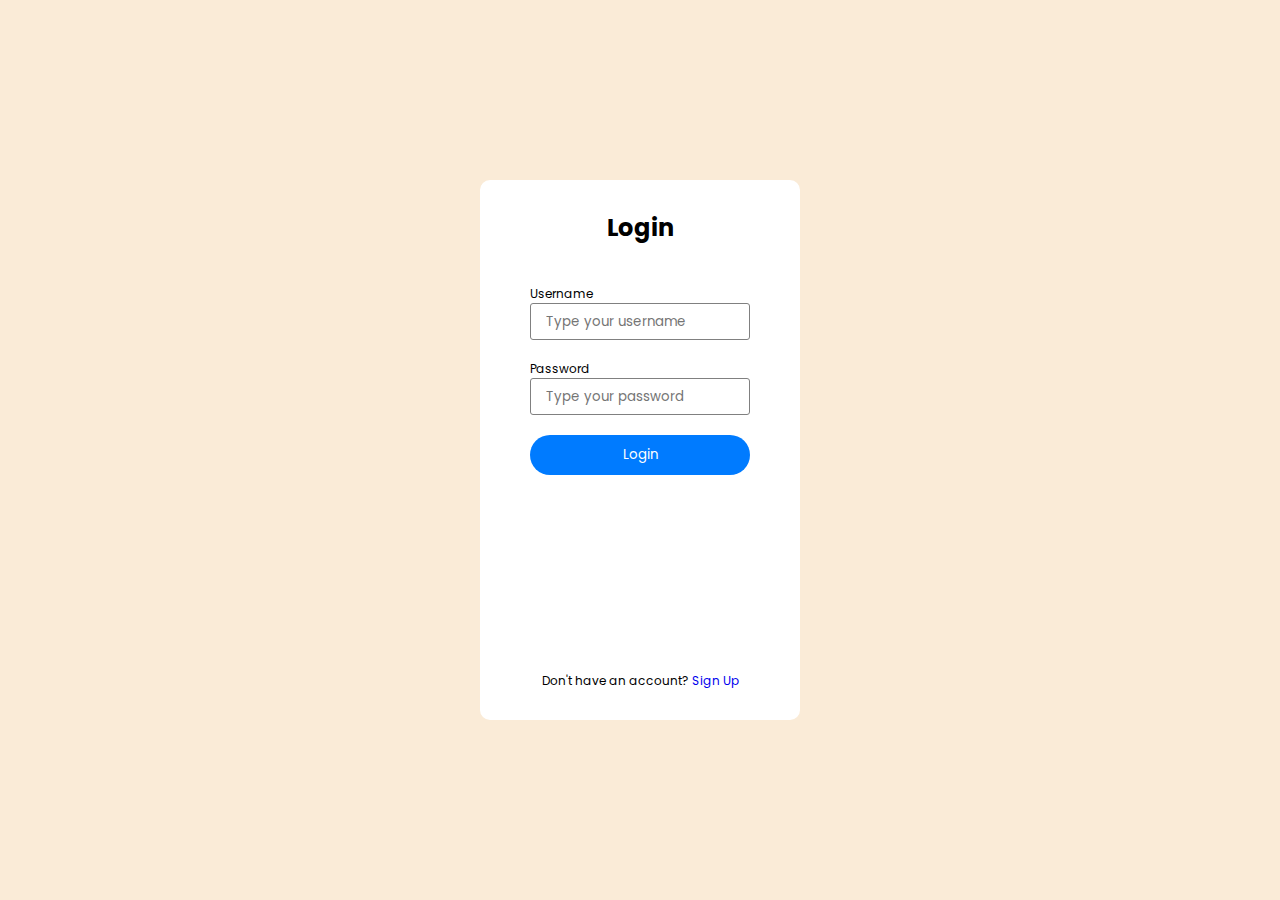
<file: HTML/index.html>
<!DOCTYPE html>
<html lang="en">
<head>
    <meta charset="UTF-8">
    <meta name="viewport" content="width=device-width, initial-scale=1.0">
    <title>Login</title>
    <link rel="preconnect" href="https://fonts.googleapis.com">
    <link rel="preconnect" href="https://fonts.gstatic.com" crossorigin>
    <link href="https://fonts.googleapis.com/css2?family=Dancing+Script:wght@400..700&family=Poppins:ital,wght@0,100;0,200;0,300;0,400;0,500;0,600;0,700;0,800;0,900;1,100;1,200;1,300;1,400;1,500;1,600;1,700;1,800;1,900&display=swap" rel="stylesheet">
    <link rel="stylesheet" href="./CSS/loginStyle.css">
</head>
<body>
    <div class="header">
        <div class="login-box">
            <h2>Login</h2>
            <form action="">
                <div class="form-group">
                    <p>Username</p>
                    <input type="text" class="username" id="uname" placeholder="Type your username">
                    <p class="error-message user" >Username required</p>
                </div>
                <div class="form-group">
                    <p>Password</p>
                    <input type="password" class="password" id="pword" placeholder="Type your password">
                    <p class="error-message pass">Password required</p>
                </div>
                <div class="form-actions">
                    <button type="submit">Login</button>
                </div>
            </form>
            <p class="new-account">Don't have an account? <a href="signup.html">Sign Up</a></p>
        </div>
    </div>
    <script src="./JS/login.js"></script>
</body>
</html>
</file>
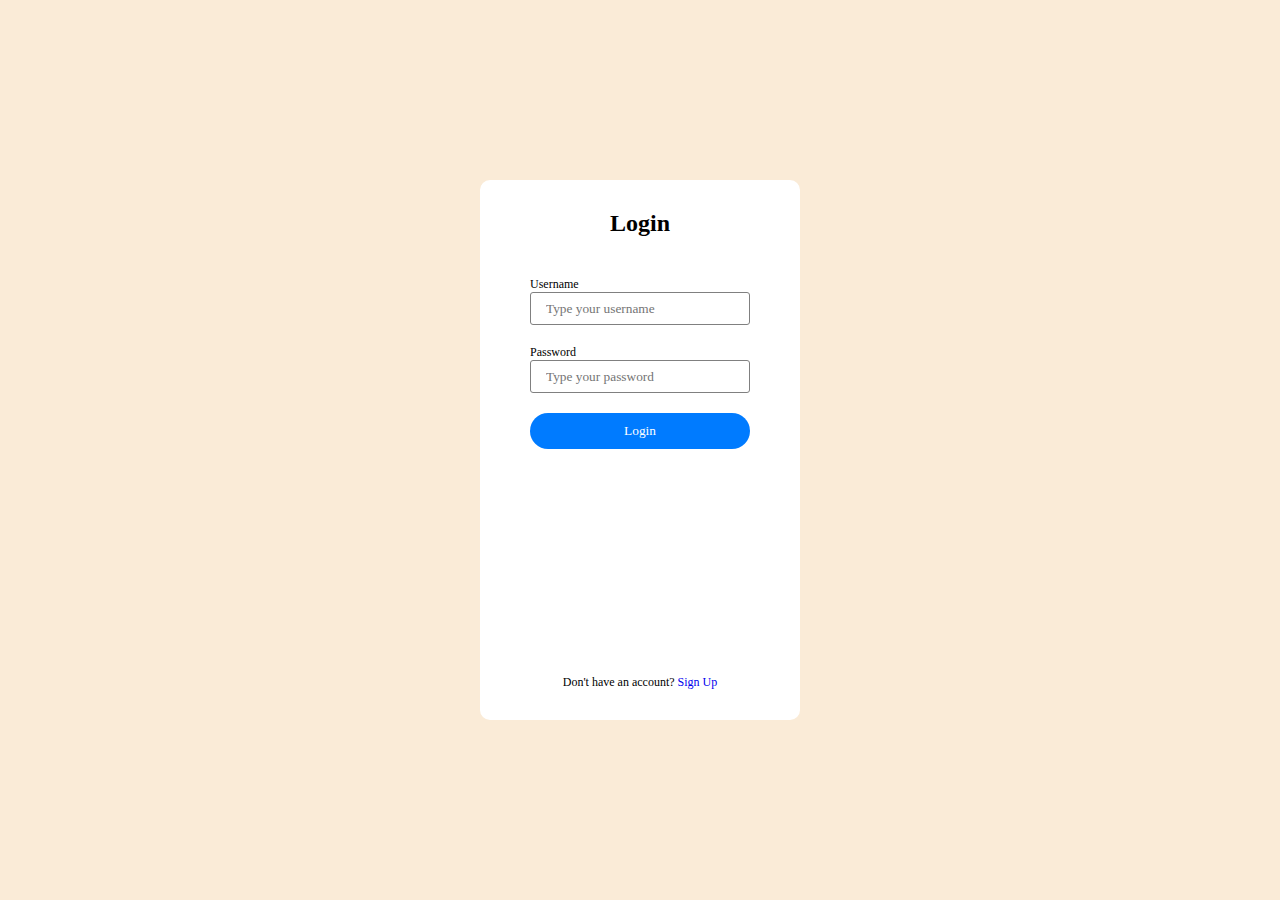
<file: HTML/journal.html>
<!DOCTYPE html>
<html lang="en">

<head>
    <meta charset="UTF-8">
    <meta name="viewport" content="width=device-width, initial-scale=1.0">
    <title>Dashboard</title>
    <link rel="stylesheet" href="/CSS/journalStyle.css">
    <link rel="stylesheet" href="/CSS/journalStyleDynamic.css">
    <link
        href="https://fonts.googleapis.com/css2?family=Dancing+Script:wght@400..700&family=Poppins:ital,wght@0,100;0,200;0,300;0,400;0,500;0,600;0,700;0,800;0,900;1,100;1,200;1,300;1,400;1,500;1,600;1,700;1,800;1,900&display=swap"
        rel="stylesheet">
</head>

<body>
    <div class="header" style="display:none">
        <div class="navbar">
            <div class="nav-logo">
                <h2>JournalApp</h2>
            </div>
            <div class="nav-options">
                <ul>
                    <li><a href="journal.html">HOME</a></li>
                    <li class="dropdown-parent">
                        <a href="#" class="dropdown-toggle">PROFILE</a>
                        <div class="dropdown">
                            <p class="edit-profile-btn">Edit Profile</p>
                            <p class="logout-btn">Logout</p>
                        </div>
                    </li>
                    <li class="dropdown-parent">
                        <a href="#" class="dropdown-toggle">SERVICES</a>
                        <div class="dropdown">
                            <p class="my-journals-btn">My Journals</p>
                            <p class="new-entry-btn">Create New Entry</p>
                        </div>
                    </li>
                    <li><a href="#">CONTACT</a></li>
                </ul>
            </div>
        </div>
    </div>
    <div class="main" style="display:none">
        <div class="content">
            <h1>Welcome to Your Journal</h1>
            <p id="status">You can check all your entries here, update them and even create new entries!</p>
        </div>
        <div class="entries"></div>
        <div class="new-entry"></div>
        <div class="edit-profile"></div>
    </div>
    <script src="/JS/journal.js"></script>
</body>

</html>
</file>
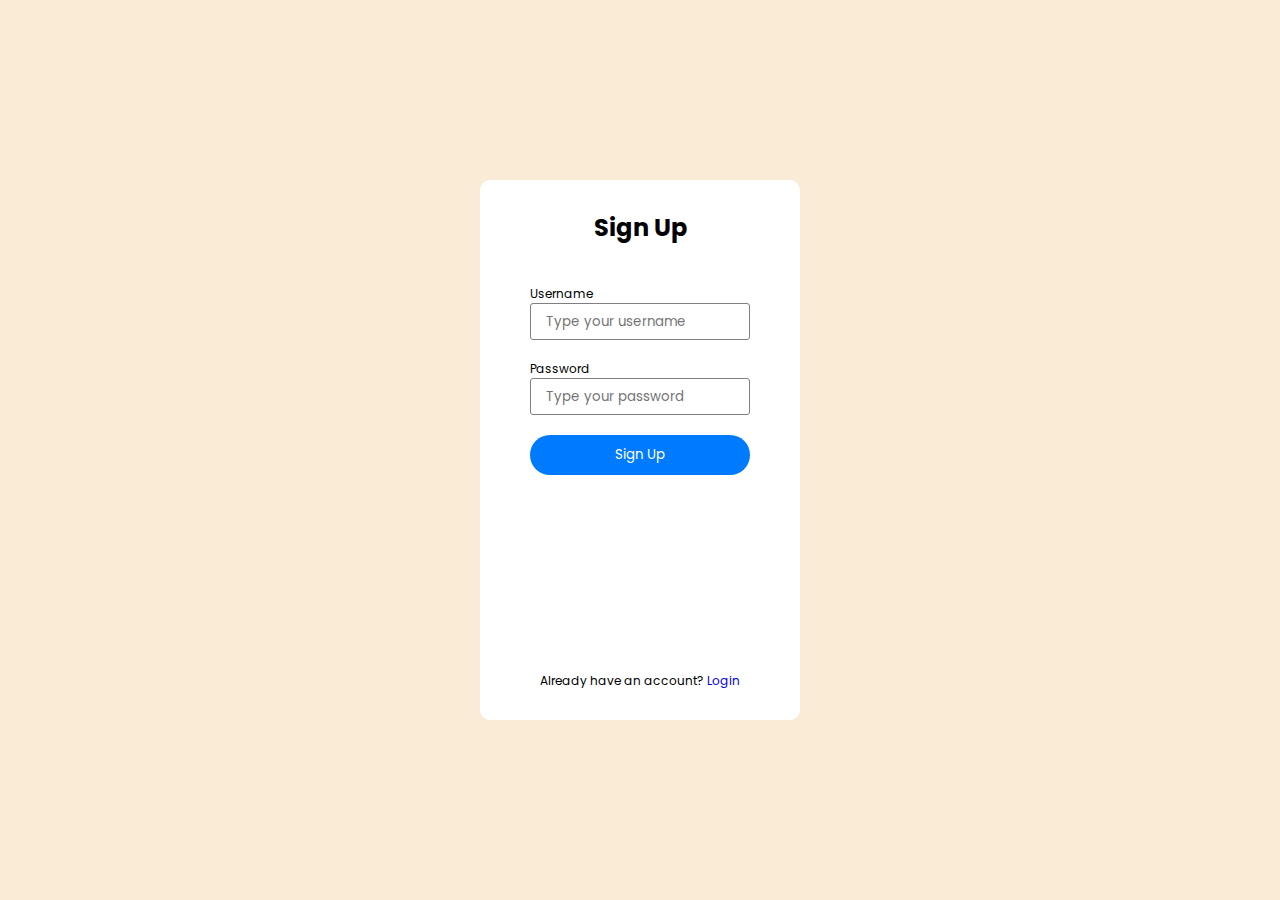
<file: HTML/signup.html>
<!DOCTYPE html>
<html lang="en">
<head>
    <meta charset="UTF-8">
    <meta name="viewport" content="width=device-width, initial-scale=1.0">
    <title>Sign Up</title>
    <link rel="preconnect" href="https://fonts.googleapis.com">
<link rel="preconnect" href="https://fonts.gstatic.com" crossorigin>
<link href="https://fonts.googleapis.com/css2?family=Dancing+Script:wght@400..700&family=Poppins:ital,wght@0,100;0,200;0,300;0,400;0,500;0,600;0,700;0,800;0,900;1,100;1,200;1,300;1,400;1,500;1,600;1,700;1,800;1,900&display=swap" rel="stylesheet">
    <link rel="stylesheet" href="./CSS/signupStyle.css">
</head>
<body>
    <div class="header">
        <div class="login-box">
            <h2>Sign Up</h2>
            <form action="">
                <div class="form-group">
                    <p>Username</p>
                    <input class="username" type="text" id="uname" placeholder="Type your username">
                    <p class="error-message user" >Username required</p>
                    <p class="username-error" style="color: red; display: none;"></p>
                </div>
                <div class="form-group">
                    <p>Password</p>
                    <input class="password" type="password" id="pword" placeholder="Type your password">
                    <p class="error-message pass">Password required</p>
                </div>
                <div class="form-actions">
                    <button type="submit">Sign Up</button>
                </div>
            </form>
            <p class="new-account">Already have an account? <a href="index.html">Login</a></p>
        </div>
    </div>
    <script src="./JS/signup.js"></script>
</body>
</html>
</file>
<file: HTML/CSS/loginStyle.css>
* {
    margin: 0;
    padding: 0;
    font-family: 'Poppins';
    box-sizing: border-box;
}
.header {
    height: 100vh;
    width: 100vw;
    background-color: antiquewhite;
    display: flex;
    justify-content: center;
    align-items: center;
}
.login-box {
    height: 60%;
    width: 25%;
    background-color: white;
    border-radius: 10px;
    padding: 30px 50px;
    display: flex;
    flex-direction: column;
    align-items: center;
    gap: 40px;
}
.login-box form {
    height: 80%;
    width: 100%;
    display: flex;
    flex-direction: column;
    align-items: flex-start;
    gap: 20px;
}
.login-box form .form-group {
    width: 100%;
}
.login-box form .form-group input {
    width: 100%;
    border-radius: 3px;
    border: 1px solid gray;
    padding: 7.5px 15px;
}
.login-box form .form-actions {
    width: 100%;
}
.login-box form .form-actions button {
    width: 100%;
    border-radius: 20px;
    border: none;
    color: white;
    background-color: #007bff;
    padding: 10px;
    cursor: pointer;
}
.login-box p {
    font-size: 0.75rem;
}
.login-box .new-account a {
    text-decoration: none;
}
.error-message {
    color: red;
    display: none;
}
</file>
<file: CSS/journalStyle.css>
*{
    margin: 0;
    padding: 0;
    box-sizing: border-box;
    font-family: 'Poppins';
}
/* <----------------------------------------------------- NAVBAR -----------------------------------------------------> */
.navbar {
    height: 10vh;
    background-color: #494975;
    display: flex;
    align-items: center;
    justify-content: space-between;
    padding-left: 100px;
    padding-right: 100px;
}
.navbar .nav-logo {
    color: white;
    font-size: 1.5rem;
    cursor: pointer;
}
.navbar .nav-options ul {
    display: flex;
    gap: 80px;
    font-weight: 500;
}
.navbar .nav-options ul li {
    list-style-type: none;
}
.navbar .nav-options ul li a {
    font-size: 1.25rem;
    text-decoration: none;
    color: white;
}
.navbar .nav-options ul li a:hover {
    color: yellow;
}
.dropdown-parent {
    position: relative;
}
.dropdown {
    position: absolute;
    top: 100%;
    left: 50%;
    transform: translateX(-50%);
    background-color: #494975;
    padding: 10px 0px;
    width: 180px;
    display: none;
    border-radius: 8px;
    box-shadow: 0 4px 8px rgba(0,0,0,0.2);
    z-index: 100;
}
.dropdown p {
    padding: 10px 15px;
    color: white;
    cursor: pointer;
    margin: 0;
}
.dropdown p:hover {
    background-color: #5a5aa3;
}
/* Dropdown visible when .show class added */
.dropdown.show { /* elements that have BOTH classes: dropdown AND show. */
    display: block;
}
/* <----------------------------------------------------- CENTER CONTENT -----------------------------------------------------> */
.main {
    width: 100%;
    height: 90vh;
    background-color: #9090e8;
    display: flex;
    justify-content: center;
    align-items: center;
}
.content h1 {
    color: white;
    font-size: 4rem;
    font-weight: 550;
}
.content p {
    color: white;
    font-size: 1.5rem;
    font-weight: 450;
}
</file>
<file: CSS/journalStyleDynamic.css>
.entries {
    padding: 10px 20px;
}
.entry {
    position: relative;
    background-color: white;
    padding: 15px 20px;
    margin-bottom: 20px;
    border-radius: 8px;
    box-shadow: 0 2px 5px rgba(0,0,0,0.2);
}
.new-entry {
    width: 100%;
    padding-top: 40px;
    display: none;
}
.entry-form {
    background-color: white;
    width: 40%;
    padding: 30px;
    border-radius: 12px;
    box-shadow: 0 4px 12px rgba(0,0,0,0.15);
    display: flex;
    flex-direction: column;
    gap: 15px;
    margin: auto;
}
.entry-form h2 {
    text-align: center;
    margin-bottom: 10px;
}
.entry-input, .entry-textarea {
    width: 100%;
    padding: 10px 15px;
    border-radius: 6px;
    border: 1px solid gray;
    font-size: 1rem;
}
.entry-textarea {
    height: 150px;
    resize: vertical;
}
.entry-submit-btn {
    padding: 12px;
    background-color: #007bff;
    border: none;
    color: white;
    border-radius: 8px;
    cursor: pointer;
    font-size: 1rem;
}
.entry-submit-btn:hover {
    background-color: #0056b3;
}
.delete-btn {
    position: absolute;
    bottom: 10px;
    right: 10px;
    font-weight: 500;
    border: none;
    border-radius: 5px;
    color: white;
    background-color: red;
    padding: 6px 12px;
    cursor: pointer;
}
.delete-btn:hover {
    background-color: rgb(198, 0, 0);
}
.update-btn {
    position: absolute;
    bottom: 10px;
    right: 100px;
    font-weight: 500;
    border: none;
    border-radius: 5px;
    color: white;
    background-color: #04AA6D;
    padding: 6px 12px;
    cursor: pointer;
}
.update-btn:hover {
    background-color: #048253;
}
.entry-update-btn {
    padding: 12px;
    background-color: #007bff;
    border: none;
    color: white;
    border-radius: 8px;
    cursor: pointer;
    font-size: 1rem;
}
.entry-update-btn:hover {
    background-color: #0056b3;
}
.edit-profile {
    display: none;
    width: 30%;
    padding-left: 20px;
    padding-top: 20px;
}
.edit-form {
    display: flex;
    flex-direction: column;
    gap: 20px;
    padding: 20px;
    background-color: rgb(215, 228, 255);
    border-radius: 8px;
    box-shadow: 0 2px 5px rgba(0,0,0,0.2);
}
.row1 {
    display: flex;
    align-items: center;
    justify-content: flex-start;
    gap: 20px;
    margin-bottom: 10px;
}
.row2 {
    display: flex;
    align-items: center;
    justify-content: space-between;
    margin-top: 20px;
}
.row3 {
    display: flex;
    align-items: center;
    justify-content: space-between;
}
.password-fields .password-error {
    color: red;
    display: none;
    font-size: 0.75rem;
}
.password-fields .old-password-error {
    color: red;
    display: none;
    font-size: 0.75rem;
}
.row3 input {
    padding: 5px 15px;
    border-radius: 5px;
    border: none;
    box-shadow: 0 2px 5px rgba(0,0,0,0.2);
}
.username-input {
    padding: 5px 15px;
    border-radius: 5px;
    width: 100%;
    border: none;
    box-shadow: 0 2px 5px rgba(0,0,0,0.2);
}
.change-pass-link {
    color: blue;
    text-decoration: underline;
    cursor: pointer;
    font-size: 0.75rem;
}
.change-pass-link:hover {
    color: #0056b3;
}
.password-fields {
    display: flex;
    flex-direction: column;
    gap: 20px;
}
.password-fields label {
    font-size: 0.85rem;
}
.save-btn {
    width: 35%;
    padding: 5px;
    background-color: #007bff;
    border: none;
    color: white;
    border-radius: 8px;
    cursor: pointer;
    font-size: 1rem;
}
.save-btn:hover {
    background-color: #0066d3;
}
.delete {
    width: 35%;
    padding: 5px;
    background-color: red;
    border: none;
    color: white;
    border-radius: 8px;
    cursor: pointer;
    font-size: 1rem;
}
.delete:hover {
    background-color: rgb(198, 0, 0);
}
.success-message {
    color: green;
    display: none;
    font-size: 0.85rem;
    margin-top: 10px;
}
</file>
<file: HTML/CSS/signupStyle.css>
* {
    margin: 0;
    padding: 0;
    font-family: 'Poppins';
    box-sizing: border-box;
}
.header {
    height: 100vh;
    width: 100vw;
    background-color: antiquewhite;
    display: flex;
    justify-content: center;
    align-items: center;
}
.login-box {
    height: 60%;
    width: 25%;
    background-color: white;
    border-radius: 10px;
    padding: 30px 50px;
    display: flex;
    flex-direction: column;
    align-items: center;
    gap: 40px;
}
.login-box form {
    height: 80%;
    width: 100%;
    display: flex;
    flex-direction: column;
    align-items: flex-start;
    gap: 20px;
}
.login-box form .form-group {
    width: 100%;
}
.login-box form .form-group input {
    width: 100%;
    border-radius: 3px;
    border: 1px solid gray;
    padding: 7.5px 15px;
}
.login-box form .form-actions {
    width: 100%;
}
.login-box form .form-actions button {
    width: 100%;
    border-radius: 20px;
    border: none;
    color: white;
    background-color: #007bff;
    padding: 10px;
    cursor: pointer;
}
.login-box p {
    font-size: 0.75rem;
}
.login-box .new-account a {
    text-decoration: none;
}
.error-message {
    color: red;
    display: none;
}
</file>
